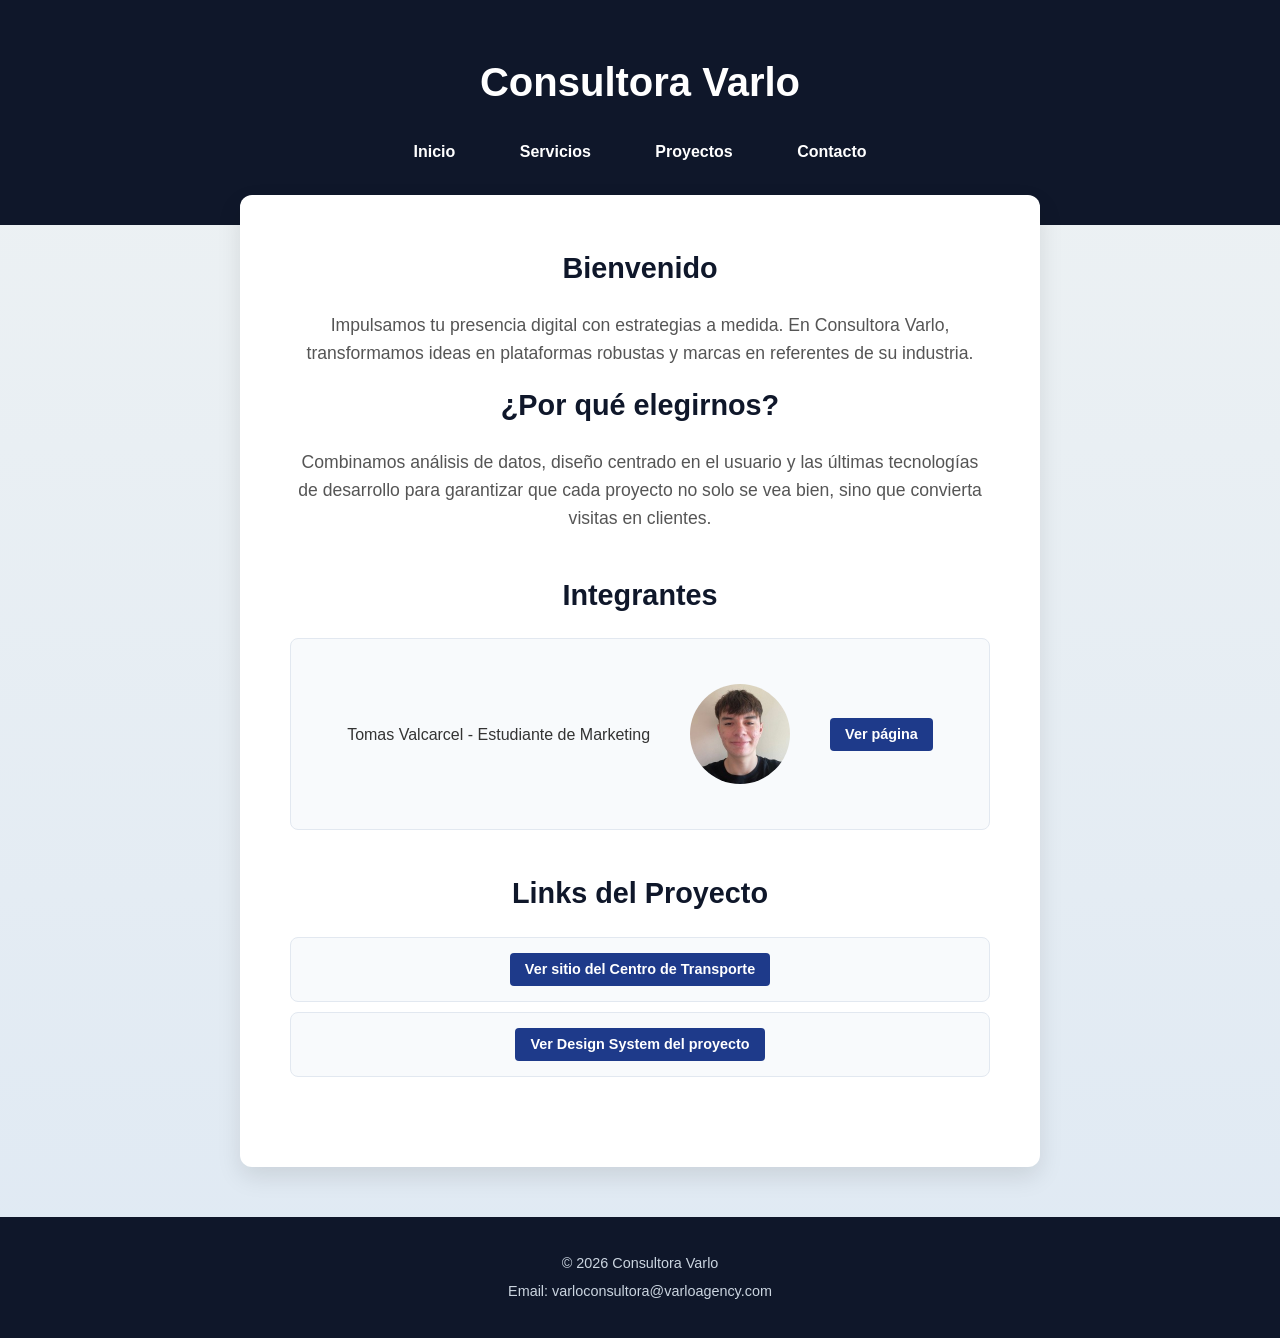
<file: index.html>
<!DOCTYPE html>
<html lang="es">
<head>
    <meta charset="UTF-8">
    <title>Consultora Varlo</title>
    <link rel="stylesheet" href="styles.css">
    <meta name="viewport" content="width=device-width, initial-scale=1.0">
</head>
<body>
 
<header>
    <h1>Consultora Varlo</h1>
    <nav>
        <a href="index.html">Inicio</a>
        <a href="servicios.html">Servicios</a>
        <a href="proyectos.html">Proyectos</a>
        <a href="contacto.html">Contacto</a>
    </nav>
</header>
 
<main>
    <h2>Bienvenido</h2>
    <p>Impulsamos tu presencia digital con estrategias a medida. En Consultora Varlo, transformamos ideas en plataformas robustas y marcas en referentes de su industria.</p>
 
    <section>
        <h2>¿Por qué elegirnos?</h2>
        <p>Combinamos análisis de datos, diseño centrado en el usuario y las últimas tecnologías de desarrollo para garantizar que cada proyecto no solo se vea bien, sino que convierta visitas en clientes.</p>
    </section>
 
    <section>
        <h2>Integrantes</h2>
        <ul>
            <li>
                Tomas Valcarcel - Estudiante de Marketing
                <img src="img/1738366085174.jpg" alt="Tomas Valcarcel">
                <a href="https://tomasvalcarcel.github.io/proyecto1/" target="_blank">Ver página</a>
            </li>
        </ul>
    </section>
 
    <section>
        <h2>Links del Proyecto</h2>
        <ul>
            <li><a href="https://tomasvalcarcel.github.io/centro-transporte/" target="_blank">Ver sitio del Centro de Transporte</a></li>
            <li><a href="design-system.html">Ver Design System del proyecto</a></li>
        </ul>
    </section>
</main>
 
<footer>
    <p>© 2026 Consultora Varlo</p>
    <p>Email: varloconsultora@varloagency.com</p>
</footer>
 
</body>
</html>
</file>
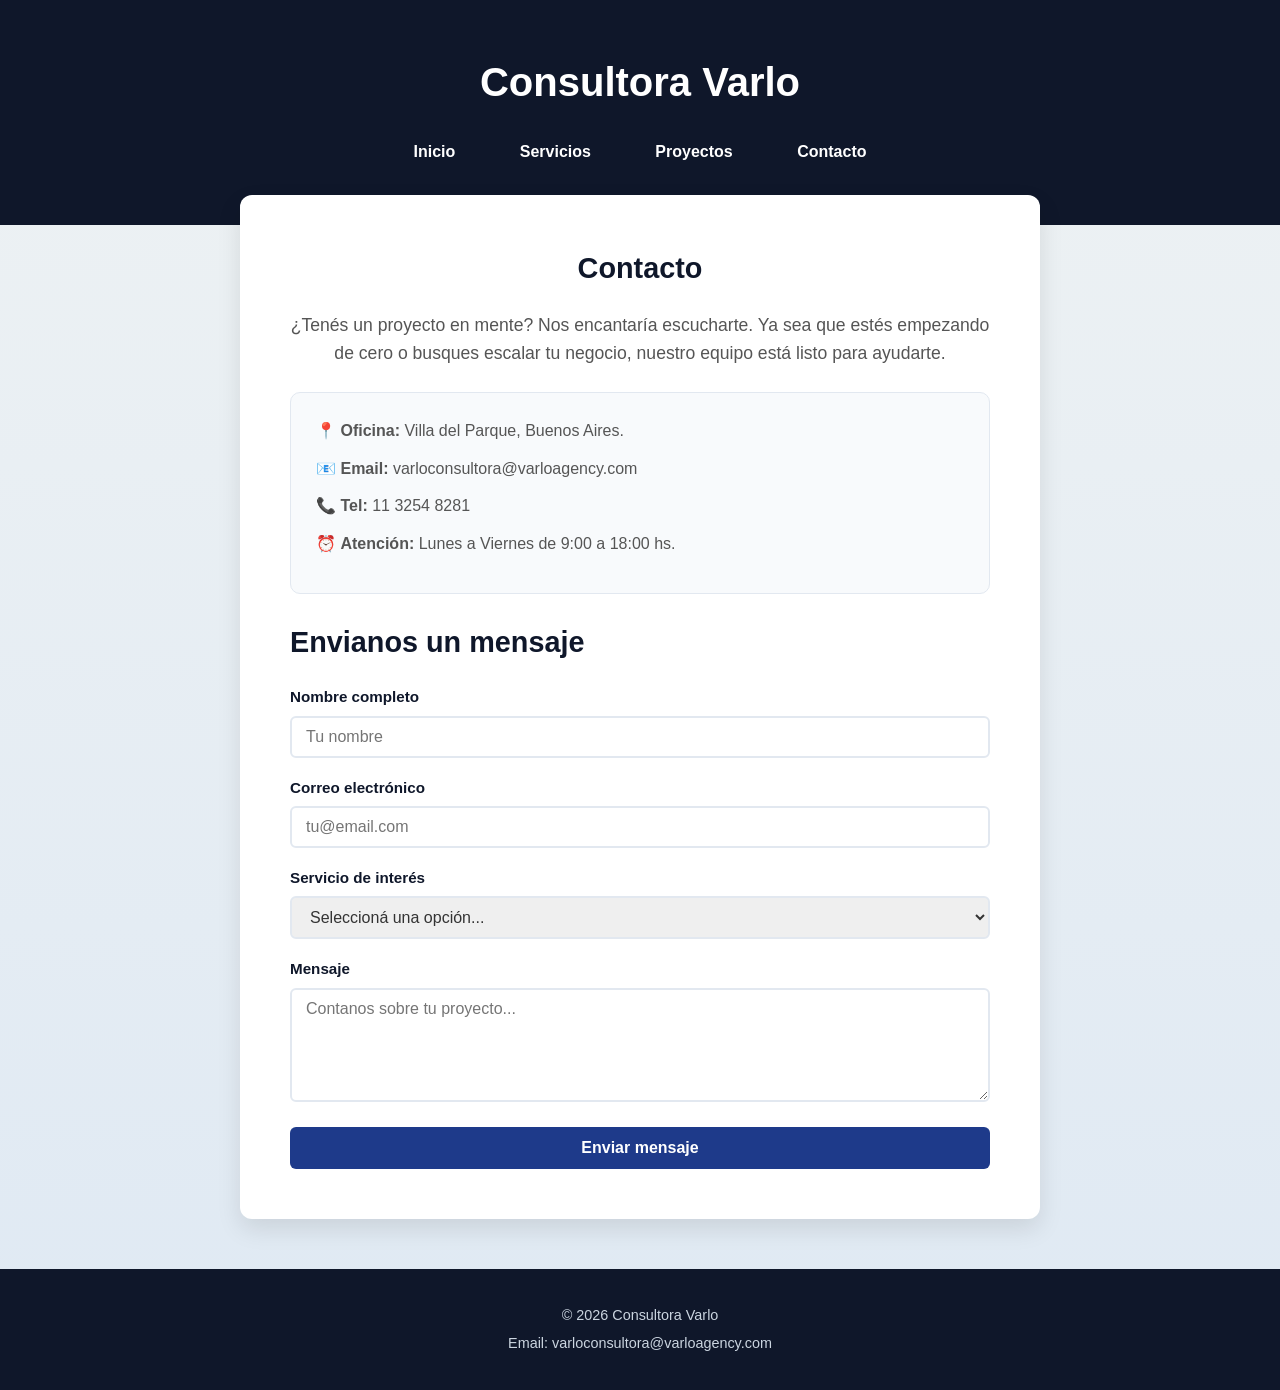
<file: contacto.html>
<!DOCTYPE html>
<html lang="es">
<head>
    <meta charset="UTF-8">
    <title>Contacto - Varlo</title>
    <link rel="stylesheet" href="styles.css">
    <meta name="viewport" content="width=device-width, initial-scale=1.0">
    <style>
        .datos-contacto {
            background: #f8fafc;
            border: 1px solid #e2e8f0;
            border-radius: 10px;
            padding: 25px;
            margin: 25px 0;
            text-align: left;
        }
        .datos-contacto p {
            margin-bottom: 12px;
            font-size: 1rem;
        }
        .formulario-contacto {
            text-align: left;
            margin-top: 10px;
        }
        .form-group {
            margin-bottom: 18px;
        }
        .form-group label {
            display: block;
            font-weight: bold;
            color: #0f172a;
            margin-bottom: 6px;
            font-size: 0.95rem;
        }
        .form-group input,
        .form-group textarea,
        .form-group select {
            width: 100%;
            padding: 10px 14px;
            border: 2px solid #e2e8f0;
            border-radius: 6px;
            font-family: inherit;
            font-size: 1rem;
            color: #333;
        }
        .form-group input:focus,
        .form-group textarea:focus,
        .form-group select:focus {
            outline: none;
            border-color: #1e3a8a;
        }
        .btn-enviar {
            background-color: #1e3a8a;
            color: white;
            padding: 12px 30px;
            border: none;
            border-radius: 6px;
            font-size: 1rem;
            font-weight: bold;
            cursor: pointer;
            transition: 0.3s;
            width: 100%;
        }
        .btn-enviar:hover {
            background-color: #4cc9f0;
            color: #0f172a;
        }
    </style>
</head>
<body>
 
<header>
    <h1>Consultora Varlo</h1>
    <nav>
        <a href="index.html">Inicio</a>
        <a href="servicios.html">Servicios</a>
        <a href="proyectos.html">Proyectos</a>
        <a href="contacto.html">Contacto</a>
    </nav>
</header>
 
<main>
    <h2>Contacto</h2>
    <p>¿Tenés un proyecto en mente? Nos encantaría escucharte. Ya sea que estés empezando de cero o busques escalar tu negocio, nuestro equipo está listo para ayudarte.</p>
 
    <div class="datos-contacto">
        <p>📍 <strong>Oficina:</strong> Villa del Parque, Buenos Aires.</p>
        <p>📧 <strong>Email:</strong> varloconsultora@varloagency.com</p>
        <p>📞 <strong>Tel:</strong> 11 3254 8281</p>
        <p>⏰ <strong>Atención:</strong> Lunes a Viernes de 9:00 a 18:00 hs.</p>
    </div>
 
    <div class="formulario-contacto">
        <h2>Envianos un mensaje</h2>
        <form>
            <div class="form-group">
                <label for="nombre">Nombre completo</label>
                <input type="text" id="nombre" placeholder="Tu nombre" required>
            </div>
            <div class="form-group">
                <label for="email">Correo electrónico</label>
                <input type="email" id="email" placeholder="tu@email.com" required>
            </div>
            <div class="form-group">
                <label for="servicio">Servicio de interés</label>
                <select id="servicio">
                    <option value="">Seleccioná una opción...</option>
                    <option>Desarrollo Web</option>
                    <option>Marketing Estratégico</option>
                    <option>SEO y Posicionamiento</option>
                    <option>Identidad de Marca</option>
                    <option>Otro</option>
                </select>
            </div>
            <div class="form-group">
                <label for="mensaje">Mensaje</label>
                <textarea id="mensaje" rows="5" placeholder="Contanos sobre tu proyecto..."></textarea>
            </div>
            <button type="submit" class="btn-enviar">Enviar mensaje</button>
        </form>
    </div>
</main>
 
<footer>
    <p>© 2026 Consultora Varlo</p>
    <p>Email: varloconsultora@varloagency.com</p>
</footer>
 
</body>
</html>
</file>
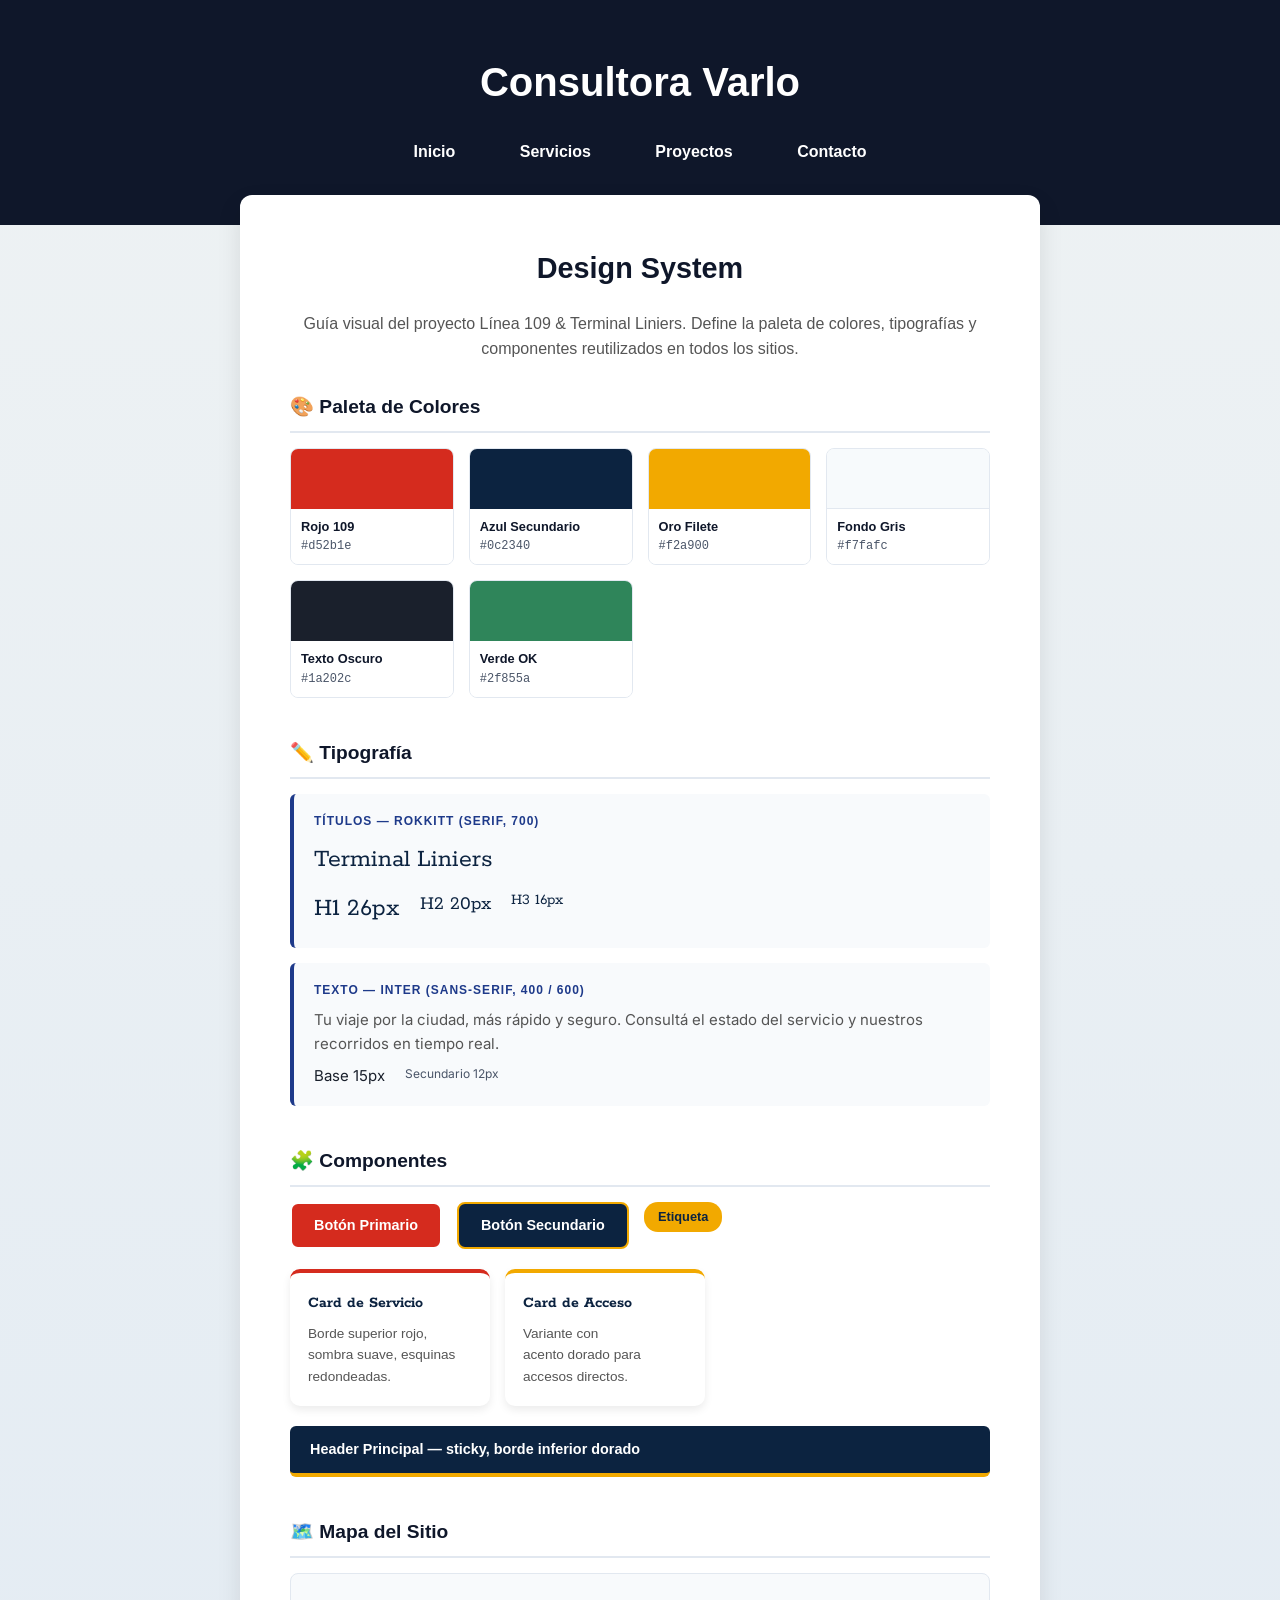
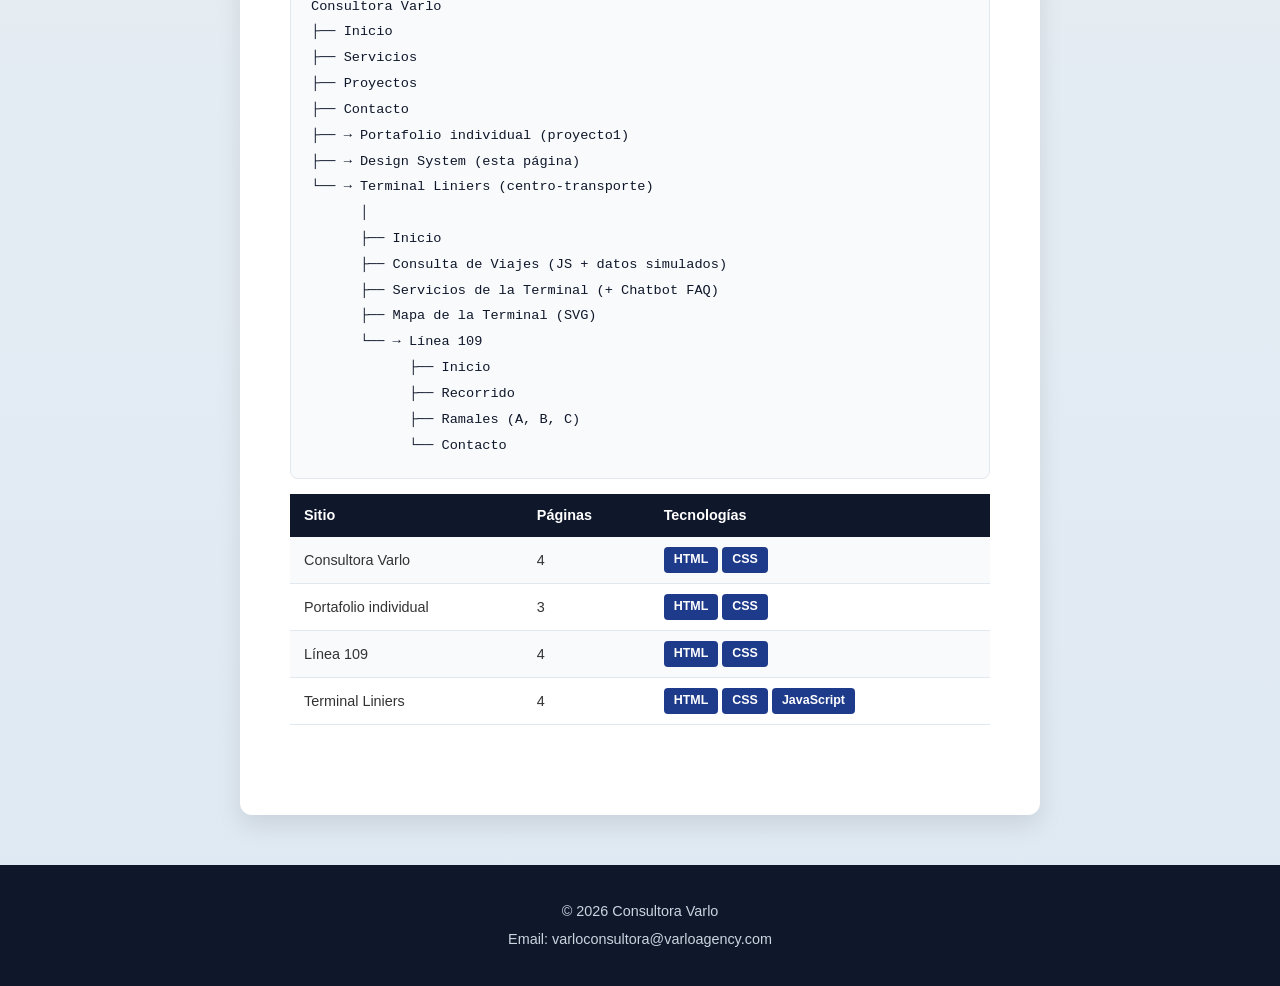
<file: design-system.html>
<!DOCTYPE html>
<html lang="es">
<head>
    <meta charset="UTF-8">
    <title>Design System - Varlo</title>
    <link rel="stylesheet" href="styles.css">
    <meta name="viewport" content="width=device-width, initial-scale=1.0">
    <link href="https://fonts.googleapis.com/css2?family=Inter:wght@400;600;700&family=Rokkitt:wght@400;700&display=swap" rel="stylesheet">
    <style>
        .ds-seccion {
            margin-bottom: 40px;
            text-align: left;
        }
 
        .ds-seccion h3 {
            color: #0f172a;
            font-size: 1.2rem;
            margin-bottom: 15px;
            padding-bottom: 8px;
            border-bottom: 2px solid #e2e8f0;
        }
 
        /* Paleta */
        .grid-colores {
            display: grid;
            grid-template-columns: repeat(auto-fit, minmax(140px, 1fr));
            gap: 15px;
        }
 
        .swatch {
            border-radius: 8px;
            overflow: hidden;
            border: 1px solid #e2e8f0;
        }
 
        .swatch .muestra {
            height: 60px;
        }
 
        .swatch .info {
            padding: 8px 10px;
            background: #fff;
        }
 
        .swatch .nombre {
            font-weight: 700;
            font-size: 0.8rem;
            color: #0f172a;
        }
 
        .swatch .hex {
            font-family: monospace;
            font-size: 0.75rem;
            color: #4a5568;
        }
 
        /* Tipografía */
        .bloque-tipo {
            background: #f8fafc;
            border-left: 4px solid #1e3a8a;
            border-radius: 6px;
            padding: 18px 20px;
            margin-bottom: 15px;
        }
 
        .bloque-tipo .etiqueta {
            font-size: 0.75rem;
            text-transform: uppercase;
            letter-spacing: 1px;
            color: #1e3a8a;
            font-weight: 700;
            margin-bottom: 8px;
        }
 
        .muestra-rokkitt {
            font-family: 'Rokkitt', serif;
            font-size: 26px;
            color: #0c2340;
        }
 
        .escala {
            display: flex;
            gap: 20px;
            flex-wrap: wrap;
            margin-top: 8px;
        }
 
        .escala span {
            font-family: 'Rokkitt', serif;
            color: #0c2340;
        }
 
        /* Componentes */
        .fila-componentes {
            display: flex;
            gap: 15px;
            flex-wrap: wrap;
            align-items: flex-start;
            margin-bottom: 20px;
        }
 
        .btn-demo-primario {
            background-color: #d52b1e;
            color: white;
            padding: 10px 22px;
            border-radius: 8px;
            font-weight: 700;
            border: 2px solid white;
            font-size: 0.9rem;
            cursor: default;
        }
 
        .btn-demo-secundario {
            background-color: #0c2340;
            color: white;
            padding: 10px 22px;
            border-radius: 8px;
            font-weight: 700;
            border: 2px solid #f2a900;
            font-size: 0.9rem;
            cursor: default;
        }
 
        .etiqueta-demo {
            background-color: #f2a900;
            color: #0c2340;
            padding: 5px 14px;
            border-radius: 14px;
            font-weight: 700;
            font-size: 0.8rem;
        }
 
        .card-demo {
            background: #fff;
            border-radius: 10px;
            border-top: 4px solid #d52b1e;
            box-shadow: 0 4px 8px rgba(0,0,0,0.08);
            padding: 18px;
            width: 200px;
        }
 
        .card-demo h4 {
            color: #0c2340;
            font-family: 'Rokkitt', serif;
            margin-bottom: 6px;
        }
 
        .card-demo p {
            font-size: 0.85rem;
            margin: 0;
        }
 
        .header-demo {
            background-color: #0c2340;
            color: white;
            padding: 12px 20px;
            border-bottom: 4px solid #f2a900;
            border-radius: 6px;
            font-weight: 700;
            width: 100%;
            font-size: 0.9rem;
        }
 
        /* Mapa del sitio */
        .arbol {
            background: #f8fafc;
            border: 1px solid #e2e8f0;
            border-radius: 8px;
            padding: 20px;
            font-family: monospace;
            font-size: 0.85rem;
            line-height: 1.9;
            white-space: pre;
            overflow-x: auto;
            color: #0f172a;
        }
 
        /* Tabla */
        .tabla-sitios {
            width: 100%;
            border-collapse: collapse;
            margin-top: 15px;
            font-size: 0.9rem;
        }
 
        .tabla-sitios th {
            background: #0f172a;
            color: white;
            text-align: left;
            padding: 10px 14px;
        }
 
        .tabla-sitios td {
            padding: 10px 14px;
            border-bottom: 1px solid #e2e8f0;
        }
 
        .tabla-sitios tr:nth-child(even) td {
            background: #f8fafc;
        }
 
        .bajada-ds {
            text-align: center;
            color: #555;
            margin-bottom: 30px;
            font-size: 1rem;
        }
 
        .tag-tech {
            display: inline-block;
            background: #1e3a8a;
            color: white;
            padding: 3px 10px;
            border-radius: 4px;
            font-size: 0.78rem;
            font-weight: 600;
            margin-right: 4px;
        }
    </style>
</head>
<body>
 
<header>
    <h1>Consultora Varlo</h1>
    <nav>
        <a href="index.html">Inicio</a>
        <a href="servicios.html">Servicios</a>
        <a href="proyectos.html">Proyectos</a>
        <a href="contacto.html">Contacto</a>
    </nav>
</header>
 
<main>
    <h2>Design System</h2>
    <p class="bajada-ds">Guía visual del proyecto Línea 109 &amp; Terminal Liniers. Define la paleta de colores, tipografías y componentes reutilizados en todos los sitios.</p>
 
    <!-- PALETA -->
    <div class="ds-seccion">
        <h3>🎨 Paleta de Colores</h3>
        <div class="grid-colores">
            <div class="swatch">
                <div class="muestra" style="background:#d52b1e;"></div>
                <div class="info">
                    <div class="nombre">Rojo 109</div>
                    <div class="hex">#d52b1e</div>
                </div>
            </div>
            <div class="swatch">
                <div class="muestra" style="background:#0c2340;"></div>
                <div class="info">
                    <div class="nombre">Azul Secundario</div>
                    <div class="hex">#0c2340</div>
                </div>
            </div>
            <div class="swatch">
                <div class="muestra" style="background:#f2a900;"></div>
                <div class="info">
                    <div class="nombre">Oro Filete</div>
                    <div class="hex">#f2a900</div>
                </div>
            </div>
            <div class="swatch">
                <div class="muestra" style="background:#f7fafc; border-bottom: 1px solid #e2e8f0;"></div>
                <div class="info">
                    <div class="nombre">Fondo Gris</div>
                    <div class="hex">#f7fafc</div>
                </div>
            </div>
            <div class="swatch">
                <div class="muestra" style="background:#1a202c;"></div>
                <div class="info">
                    <div class="nombre">Texto Oscuro</div>
                    <div class="hex">#1a202c</div>
                </div>
            </div>
            <div class="swatch">
                <div class="muestra" style="background:#2f855a;"></div>
                <div class="info">
                    <div class="nombre">Verde OK</div>
                    <div class="hex">#2f855a</div>
                </div>
            </div>
        </div>
    </div>
 
    <!-- TIPOGRAFÍA -->
    <div class="ds-seccion">
        <h3>✏️ Tipografía</h3>
        <div class="bloque-tipo">
            <div class="etiqueta">Títulos — Rokkitt (serif, 700)</div>
            <div class="muestra-rokkitt">Terminal Liniers</div>
            <div class="escala">
                <span style="font-size:26px;">H1 26px</span>
                <span style="font-size:20px;">H2 20px</span>
                <span style="font-size:16px;">H3 16px</span>
            </div>
        </div>
        <div class="bloque-tipo">
            <div class="etiqueta">Texto — Inter (sans-serif, 400 / 600)</div>
            <p style="font-family:'Inter',sans-serif; font-size:15px; margin:0;">Tu viaje por la ciudad, más rápido y seguro. Consultá el estado del servicio y nuestros recorridos en tiempo real.</p>
            <div class="escala" style="font-family:'Inter',sans-serif;">
                <span style="font-family:'Inter',sans-serif; font-size:15px; color:#1a202c;">Base 15px</span>
                <span style="font-family:'Inter',sans-serif; font-size:12px; color:#4a5568;">Secundario 12px</span>
            </div>
        </div>
    </div>
 
    <!-- COMPONENTES -->
    <div class="ds-seccion">
        <h3>🧩 Componentes</h3>
        <div class="fila-componentes">
            <span class="btn-demo-primario">Botón Primario</span>
            <span class="btn-demo-secundario">Botón Secundario</span>
            <span class="etiqueta-demo">Etiqueta</span>
        </div>
        <div class="fila-componentes">
            <div class="card-demo">
                <h4>Card de Servicio</h4>
                <p>Borde superior rojo, sombra suave, esquinas redondeadas.</p>
            </div>
            <div class="card-demo" style="border-top-color:#f2a900;">
                <h4>Card de Acceso</h4>
                <p>Variante con acento dorado para accesos directos.</p>
            </div>
        </div>
        <div class="header-demo">Header Principal — sticky, borde inferior dorado</div>
    </div>
 
    <!-- MAPA DEL SITIO -->
    <div class="ds-seccion">
        <h3>🗺️ Mapa del Sitio</h3>
        <div class="arbol">Consultora Varlo
├── Inicio
├── Servicios
├── Proyectos
├── Contacto
├── → Portafolio individual (proyecto1)
├── → Design System (esta página)
└── → Terminal Liniers (centro-transporte)
      │
      ├── Inicio
      ├── Consulta de Viajes (JS + datos simulados)
      ├── Servicios de la Terminal (+ Chatbot FAQ)
      ├── Mapa de la Terminal (SVG)
      └── → Línea 109
            ├── Inicio
            ├── Recorrido
            ├── Ramales (A, B, C)
            └── Contacto</div>
 
        <table class="tabla-sitios">
            <tr>
                <th>Sitio</th>
                <th>Páginas</th>
                <th>Tecnologías</th>
            </tr>
            <tr>
                <td>Consultora Varlo</td>
                <td>4</td>
                <td><span class="tag-tech">HTML</span><span class="tag-tech">CSS</span></td>
            </tr>
            <tr>
                <td>Portafolio individual</td>
                <td>3</td>
                <td><span class="tag-tech">HTML</span><span class="tag-tech">CSS</span></td>
            </tr>
            <tr>
                <td>Línea 109</td>
                <td>4</td>
                <td><span class="tag-tech">HTML</span><span class="tag-tech">CSS</span></td>
            </tr>
            <tr>
                <td>Terminal Liniers</td>
                <td>4</td>
                <td><span class="tag-tech">HTML</span><span class="tag-tech">CSS</span><span class="tag-tech">JavaScript</span></td>
            </tr>
        </table>
    </div>
 
</main>
 
<footer>
    <p>© 2026 Consultora Varlo</p>
    <p>Email: varloconsultora@varloagency.com</p>
</footer>
 
</body>
</html>
</file>
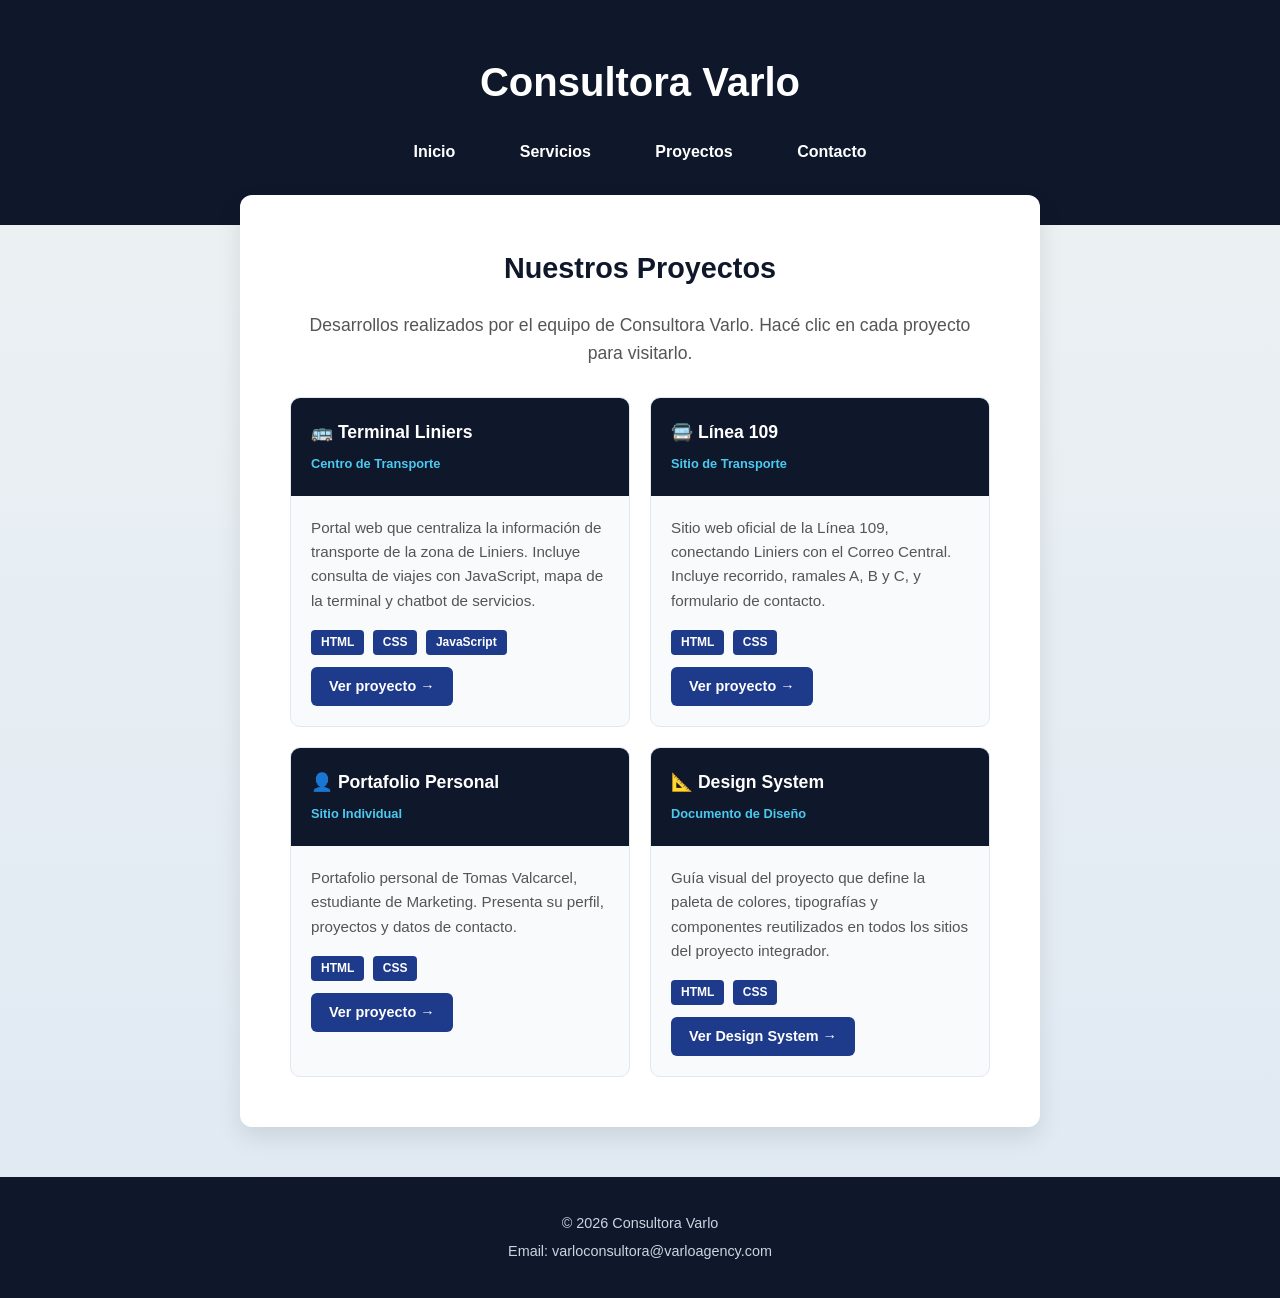
<file: proyectos.html>
<!DOCTYPE html>
<html lang="es">
<head>
    <meta charset="UTF-8">
    <title>Proyectos - Varlo</title>
    <link rel="stylesheet" href="styles.css">
    <meta name="viewport" content="width=device-width, initial-scale=1.0">
    <style>
        .grid-proyectos {
            display: grid;
            grid-template-columns: repeat(auto-fit, minmax(280px, 1fr));
            gap: 20px;
            margin-top: 30px;
            text-align: left;
        }
 
        .card-proyecto {
            background: #f8fafc;
            border: 1px solid #e2e8f0;
            border-radius: 10px;
            overflow: hidden;
            transition: 0.3s;
        }
 
        .card-proyecto:hover {
            transform: translateY(-4px);
            box-shadow: 0 8px 20px rgba(0,0,0,0.1);
        }
 
        .card-proyecto .franja {
            background-color: #0f172a;
            color: white;
            padding: 20px;
        }
 
        .card-proyecto .franja h3 {
            font-size: 1.1rem;
            margin-bottom: 4px;
            color: white;
        }
 
        .card-proyecto .franja .tipo {
            font-size: 0.8rem;
            color: #4cc9f0;
            font-weight: 600;
        }
 
        .card-proyecto .cuerpo {
            padding: 20px;
        }
 
        .card-proyecto .cuerpo p {
            font-size: 0.95rem;
            margin-bottom: 15px;
        }
 
        .tag {
            display: inline-block;
            background: #1e3a8a;
            color: white;
            padding: 3px 10px;
            border-radius: 4px;
            font-size: 0.75rem;
            font-weight: 600;
            margin-right: 4px;
            margin-bottom: 12px;
        }
 
        .btn-ver {
            display: inline-block;
            background-color: #1e3a8a;
            color: white;
            padding: 8px 18px;
            border-radius: 6px;
            font-size: 0.9rem;
            font-weight: bold;
            transition: 0.3s;
        }
 
        .btn-ver:hover {
            background-color: #4cc9f0;
            color: #0f172a;
        }
    </style>
</head>
<body>
 
<header>
    <h1>Consultora Varlo</h1>
    <nav>
        <a href="index.html">Inicio</a>
        <a href="servicios.html">Servicios</a>
        <a href="proyectos.html">Proyectos</a>
        <a href="contacto.html">Contacto</a>
    </nav>
</header>
 
<main>
    <h2>Nuestros Proyectos</h2>
    <p>Desarrollos realizados por el equipo de Consultora Varlo. Hacé clic en cada proyecto para visitarlo.</p>
 
    <div class="grid-proyectos">
 
        <div class="card-proyecto">
            <div class="franja">
                <h3>🚌 Terminal Liniers</h3>
                <span class="tipo">Centro de Transporte</span>
            </div>
            <div class="cuerpo">
                <p>Portal web que centraliza la información de transporte de la zona de Liniers. Incluye consulta de viajes con JavaScript, mapa de la terminal y chatbot de servicios.</p>
                <div>
                    <span class="tag">HTML</span>
                    <span class="tag">CSS</span>
                    <span class="tag">JavaScript</span>
                </div>
                <a href="https://tomasvalcarcel.github.io/centro-transporte/" target="_blank" class="btn-ver">Ver proyecto →</a>
            </div>
        </div>
 
        <div class="card-proyecto">
            <div class="franja">
                <h3>🚍 Línea 109</h3>
                <span class="tipo">Sitio de Transporte</span>
            </div>
            <div class="cuerpo">
                <p>Sitio web oficial de la Línea 109, conectando Liniers con el Correo Central. Incluye recorrido, ramales A, B y C, y formulario de contacto.</p>
                <div>
                    <span class="tag">HTML</span>
                    <span class="tag">CSS</span>
                </div>
                <a href="https://tomasvalcarcel.github.io/Linea109/" target="_blank" class="btn-ver">Ver proyecto →</a>
            </div>
        </div>
 
        <div class="card-proyecto">
            <div class="franja">
                <h3>👤 Portafolio Personal</h3>
                <span class="tipo">Sitio Individual</span>
            </div>
            <div class="cuerpo">
                <p>Portafolio personal de Tomas Valcarcel, estudiante de Marketing. Presenta su perfil, proyectos y datos de contacto.</p>
                <div>
                    <span class="tag">HTML</span>
                    <span class="tag">CSS</span>
                </div>
                <a href="https://tomasvalcarcel.github.io/proyecto1/" target="_blank" class="btn-ver">Ver proyecto →</a>
            </div>
        </div>
 
        <div class="card-proyecto">
            <div class="franja">
                <h3>📐 Design System</h3>
                <span class="tipo">Documento de Diseño</span>
            </div>
            <div class="cuerpo">
                <p>Guía visual del proyecto que define la paleta de colores, tipografías y componentes reutilizados en todos los sitios del proyecto integrador.</p>
                <div>
                    <span class="tag">HTML</span>
                    <span class="tag">CSS</span>
                </div>
                <a href="design-system.html" class="btn-ver">Ver Design System →</a>
            </div>
        </div>
 
    </div>
</main>
 
<footer>
    <p>© 2026 Consultora Varlo</p>
    <p>Email: varloconsultora@varloagency.com</p>
</footer>
 
</body>
</html>
</file>
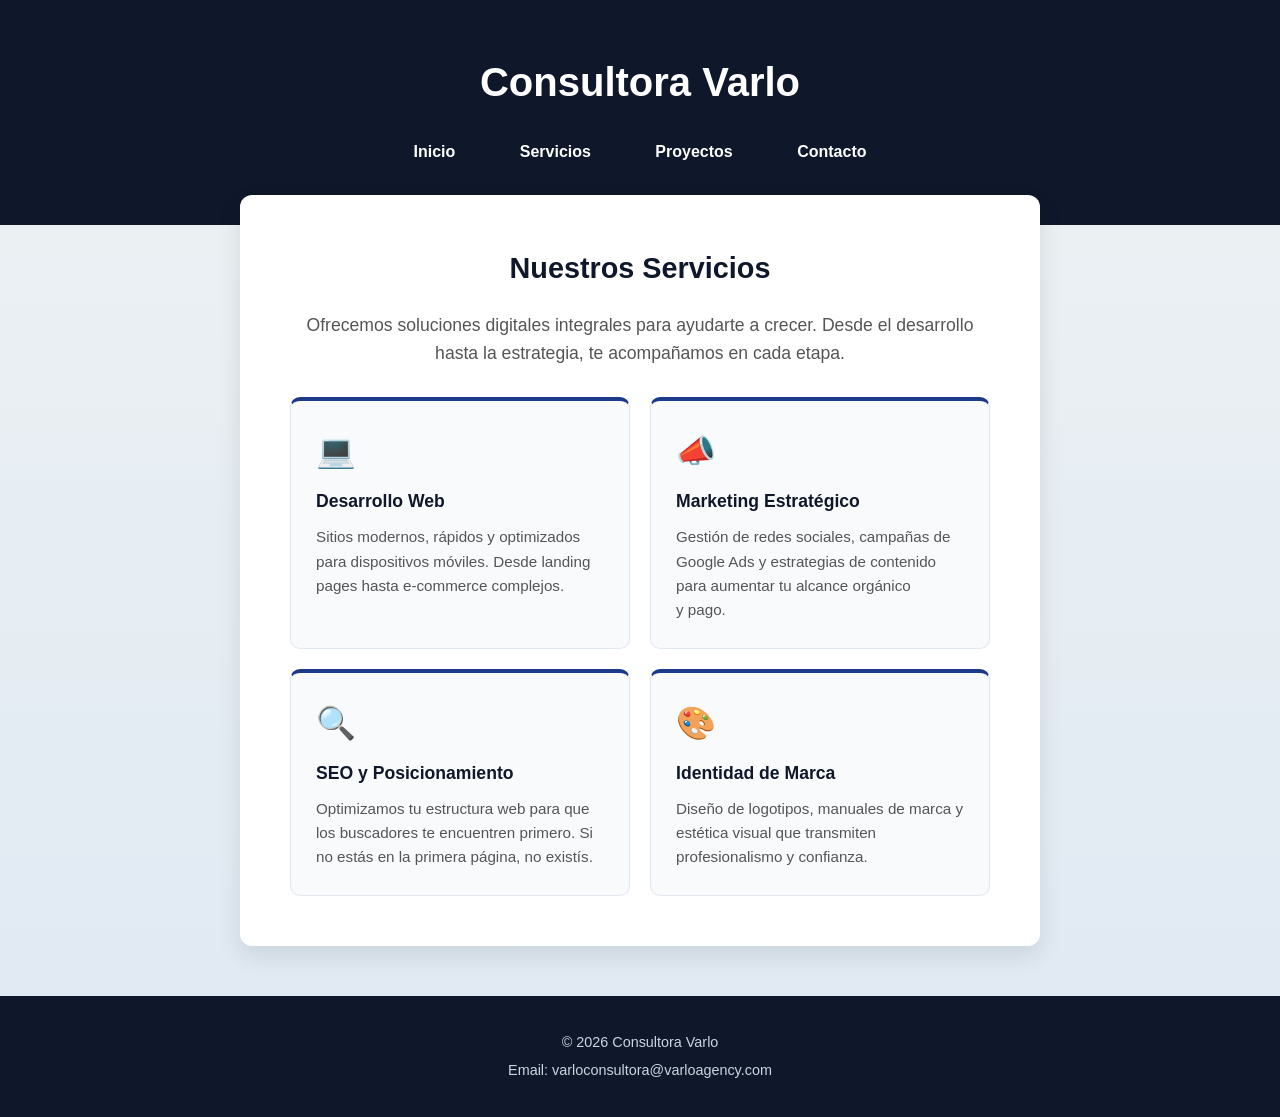
<file: servicios.html>
<!DOCTYPE html>
<html lang="es">
<head>
    <meta charset="UTF-8">
    <title>Servicios - Varlo</title>
    <link rel="stylesheet" href="styles.css">
    <meta name="viewport" content="width=device-width, initial-scale=1.0">
    <style>
        .grid-servicios {
            display: grid;
            grid-template-columns: repeat(auto-fit, minmax(280px, 1fr));
            gap: 20px;
            margin-top: 30px;
            text-align: left;
        }
        .card-servicio {
            background: #f8fafc;
            border: 1px solid #e2e8f0;
            border-radius: 10px;
            padding: 25px;
            border-top: 4px solid #1e3a8a;
        }
        .card-servicio .icono {
            font-size: 2rem;
            margin-bottom: 10px;
            display: block;
        }
        .card-servicio h3 {
            color: #0f172a;
            margin-bottom: 10px;
            font-size: 1.1rem;
        }
        .card-servicio p {
            font-size: 0.95rem;
            margin-bottom: 0;
        }
    </style>
</head>
<body>
 
<header>
    <h1>Consultora Varlo</h1>
    <nav>
        <a href="index.html">Inicio</a>
        <a href="servicios.html">Servicios</a>
        <a href="proyectos.html">Proyectos</a>
        <a href="contacto.html">Contacto</a>
    </nav>
</header>
 
<main>
    <h2>Nuestros Servicios</h2>
    <p>Ofrecemos soluciones digitales integrales para ayudarte a crecer. Desde el desarrollo hasta la estrategia, te acompañamos en cada etapa.</p>
 
    <div class="grid-servicios">
        <div class="card-servicio">
            <span class="icono">💻</span>
            <h3>Desarrollo Web</h3>
            <p>Sitios modernos, rápidos y optimizados para dispositivos móviles. Desde landing pages hasta e-commerce complejos.</p>
        </div>
        <div class="card-servicio">
            <span class="icono">📣</span>
            <h3>Marketing Estratégico</h3>
            <p>Gestión de redes sociales, campañas de Google Ads y estrategias de contenido para aumentar tu alcance orgánico y pago.</p>
        </div>
        <div class="card-servicio">
            <span class="icono">🔍</span>
            <h3>SEO y Posicionamiento</h3>
            <p>Optimizamos tu estructura web para que los buscadores te encuentren primero. Si no estás en la primera página, no existís.</p>
        </div>
        <div class="card-servicio">
            <span class="icono">🎨</span>
            <h3>Identidad de Marca</h3>
            <p>Diseño de logotipos, manuales de marca y estética visual que transmiten profesionalismo y confianza.</p>
        </div>
    </div>
</main>
 
<footer>
    <p>© 2026 Consultora Varlo</p>
    <p>Email: varloconsultora@varloagency.com</p>
</footer>
 
</body>
</html>
</file>
<file: styles.css>
* {
    margin: 0;
    padding: 0;
    box-sizing: border-box;
}

body {
    font-family: 'Segoe UI', Arial, sans-serif;

    background: linear-gradient(to bottom, #eef2f3, #dfe9f3);
    color: #333;
    line-height: 1.6;
    display: flex;
    flex-direction: column;
    min-height: 100vh; 
}


header {
    background-color: #0f172a;
    color: white;
    padding: 50px 20px; 
    text-align: center;
}

header h1 {
    font-size: 2.5rem;
    margin-bottom: 15px;
}


nav {
    margin-top: 10px;
}

nav a {
    color: white;
    margin: 0 10px;
    text-decoration: none;
    font-weight: bold;
    padding: 10px 20px;
    border-radius: 6px;
    transition: 0.3s;
    display: inline-block; 
}

nav a:hover {
    background-color: #1e3a8a;
    color: #4cc9f0;
}


main {
    max-width: 800px;
    width: 90%; 
    margin: -30px auto 50px; 
    padding: 50px;
    background-color: #ffffff; 
    border-radius: 12px;
    box-shadow: 0 10px 25px rgba(0,0,0,0.1); 
    text-align: center;
    flex: 1; 
}


section {
    margin-bottom: 40px; 
}

h2 {
    color: #0f172a;
    margin-bottom: 20px;
    font-size: 1.8rem;
}

p {
    margin-bottom: 15px;
    font-size: 1.1rem;
    color: #555;
    text-wrap: pretty; 
}


ul {
    list-style: none; 
    margin-top: 20px;
    padding: 0;
}

img {
    width: 100px;
    height: 100px;
    border-radius: 50%;
    object-fit: cover;
    margin: 30px 30px;
}

li {
    background: #f8fafc;
    margin: 10px 0;
    padding: 15px;
    border-radius: 8px;
    border: 1px solid #e2e8f0;
    display: flex;
    justify-content: center;
    gap: 10px;
    align-items: center;
}


a {
    color: #1e3a8a;
    text-decoration: none;
    font-weight: bold;
}


li a {
    background-color: #1e3a8a;
    color: white;
    padding: 5px 15px;
    border-radius: 4px;
    font-size: 0.9rem;
    transition: 0.3s;
}

li a:hover {
    background-color: #4cc9f0;
    color: #0f172a;
}


footer {
    background-color: #0f172a;
    color: #cbd5e0;
    text-align: center;
    padding: 30px 20px;
}

footer p {
    color: #cbd5e0;
    font-size: 0.9rem;
    margin: 5px 0;
}




@media (max-width: 768px) {
    main {
        padding: 20px;
    }

    header h1 {
        font-size: 2rem;
    }

    nav a {
        display: block;
        margin: 10px 0;
    }
}


@media (max-width: 480px) {
    header {
        padding: 15px;
    }

    main {
        padding: 15px;
    }

    h2 {
        font-size: 1.5rem;
    }

    p {
        font-size: 0.95rem;
    }
}
</file>
